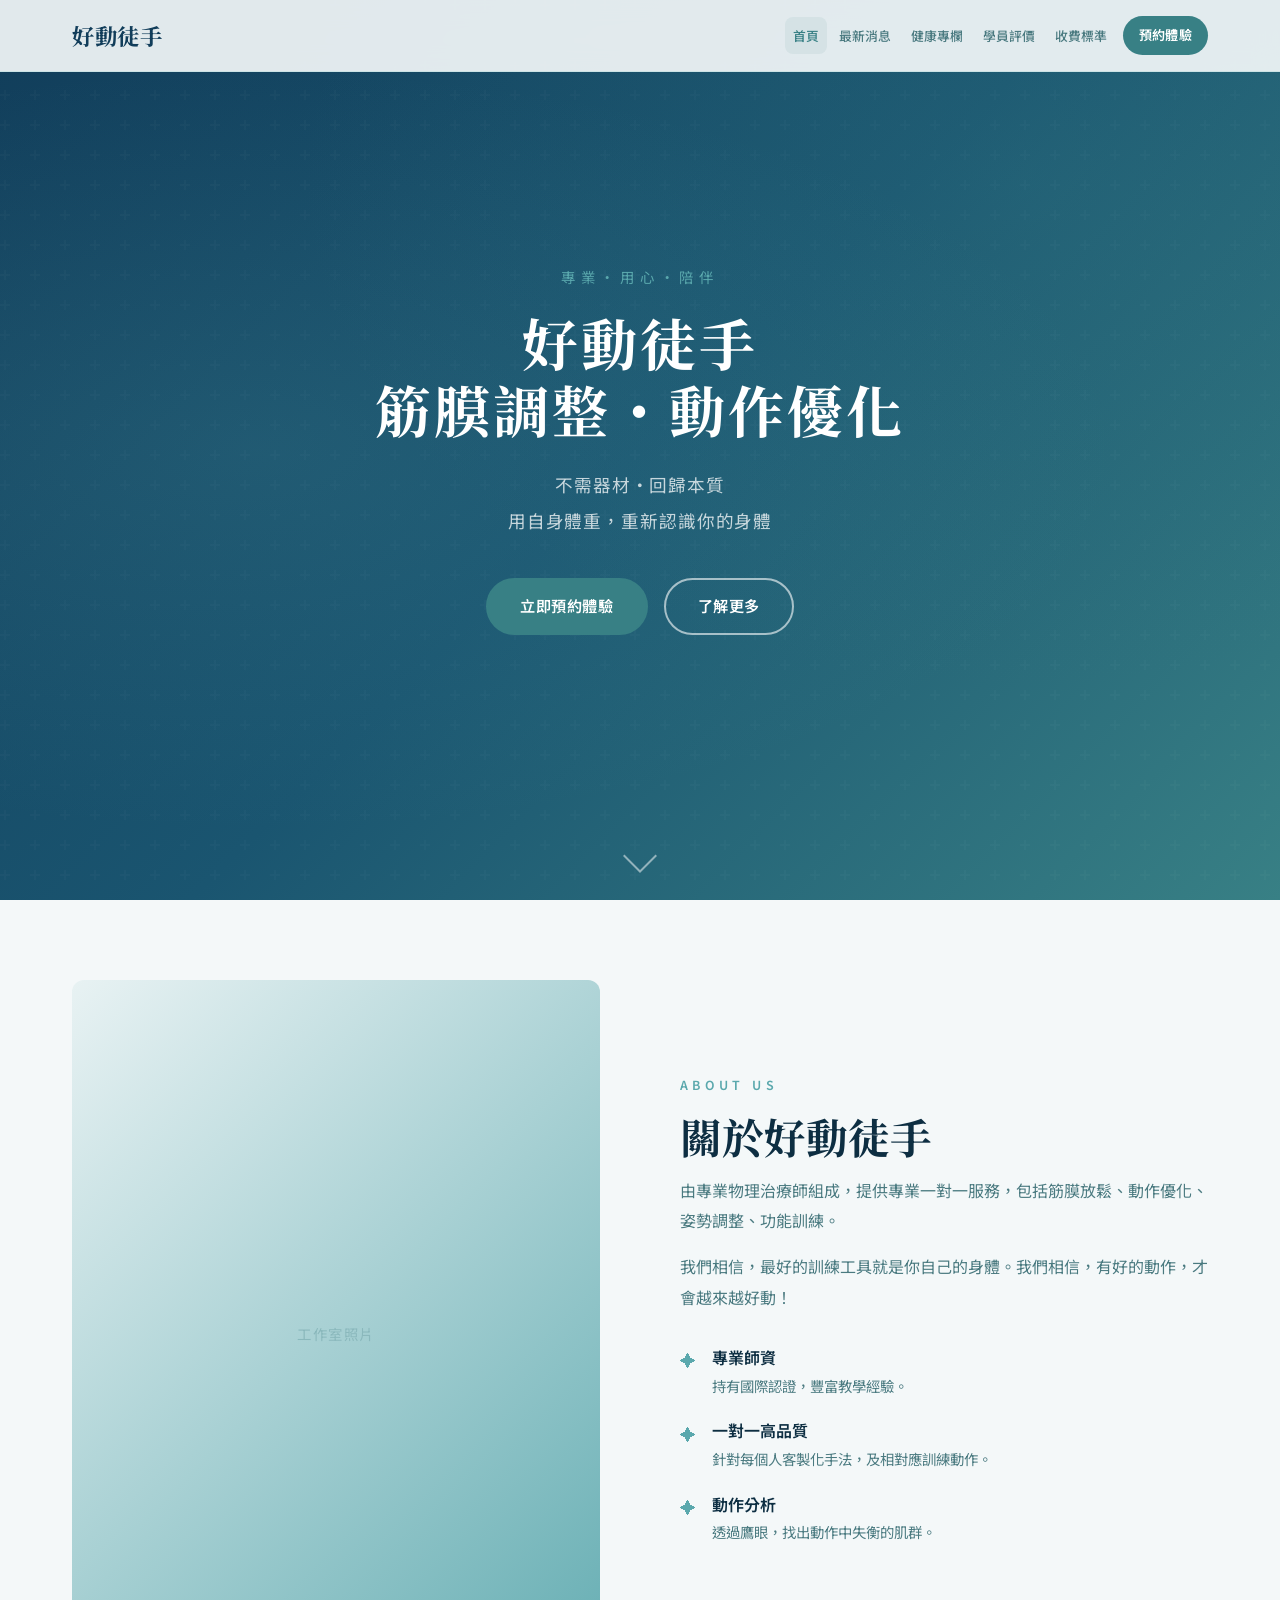
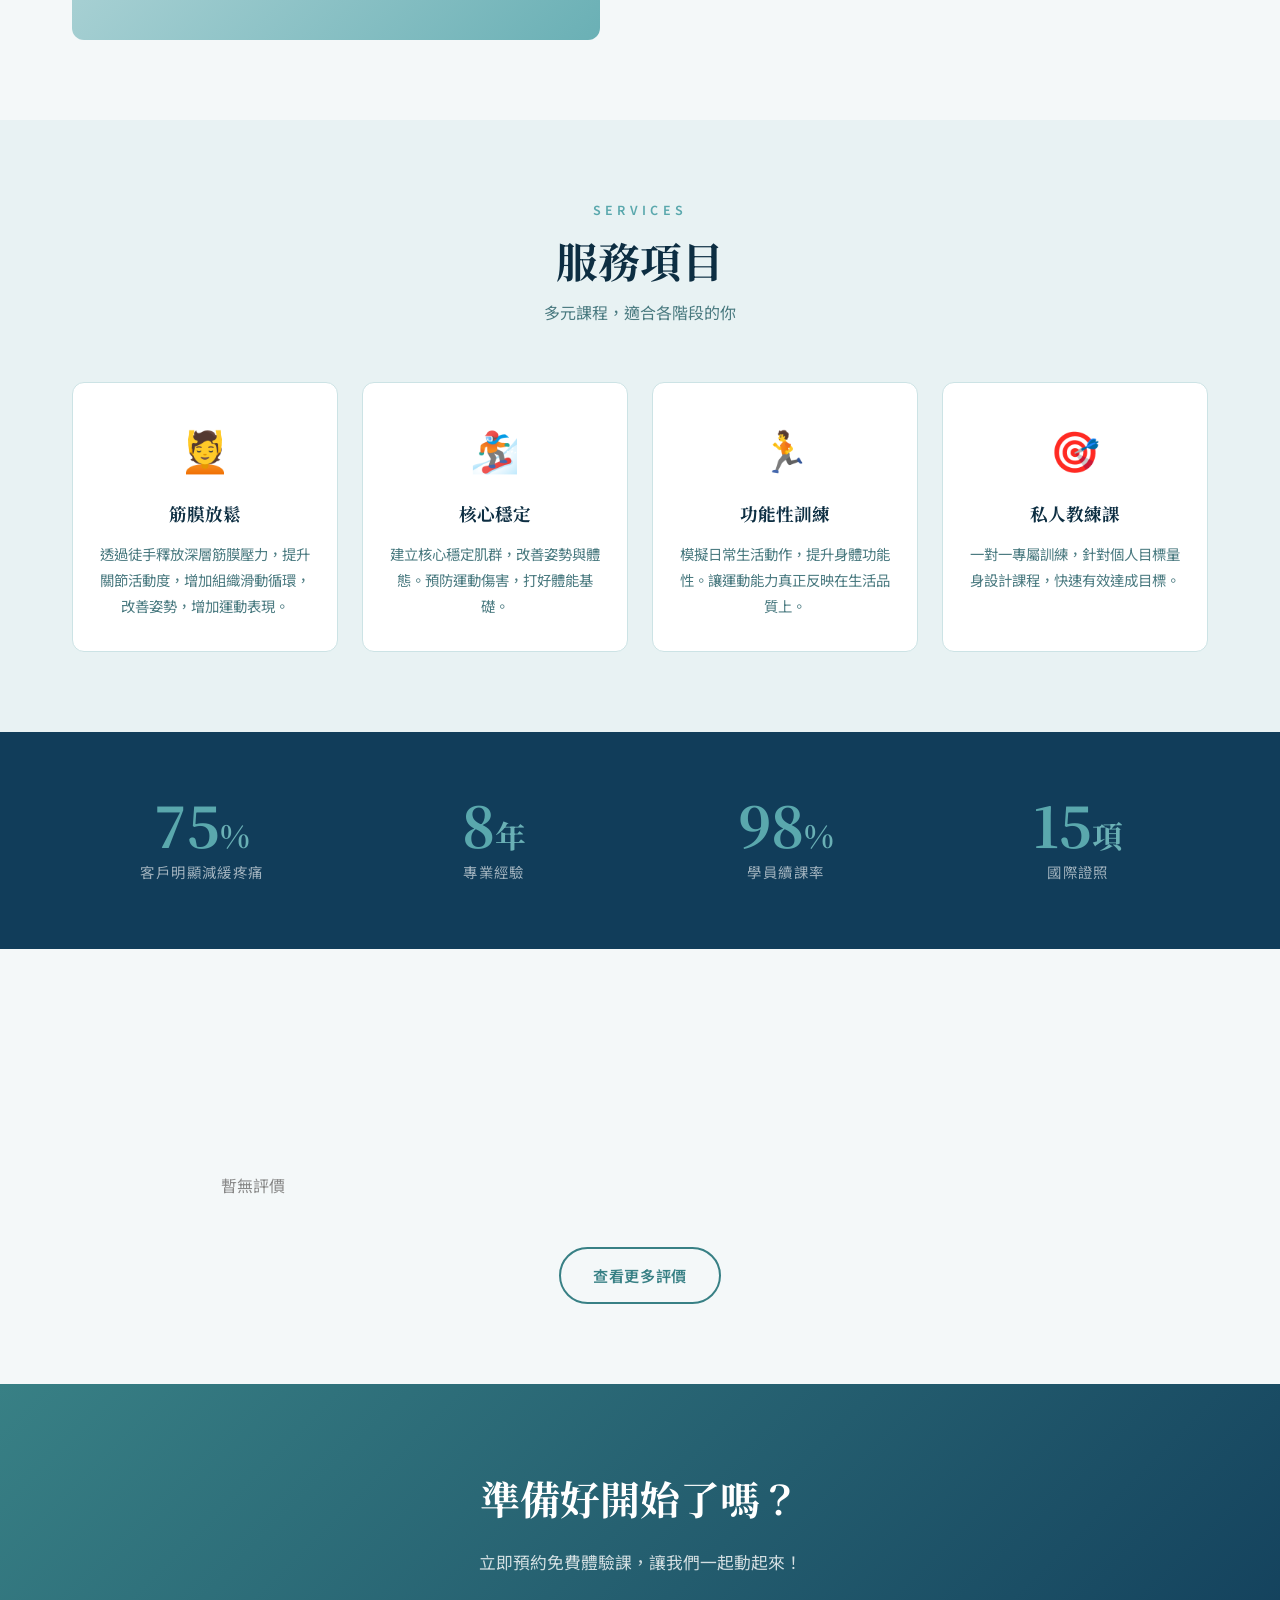
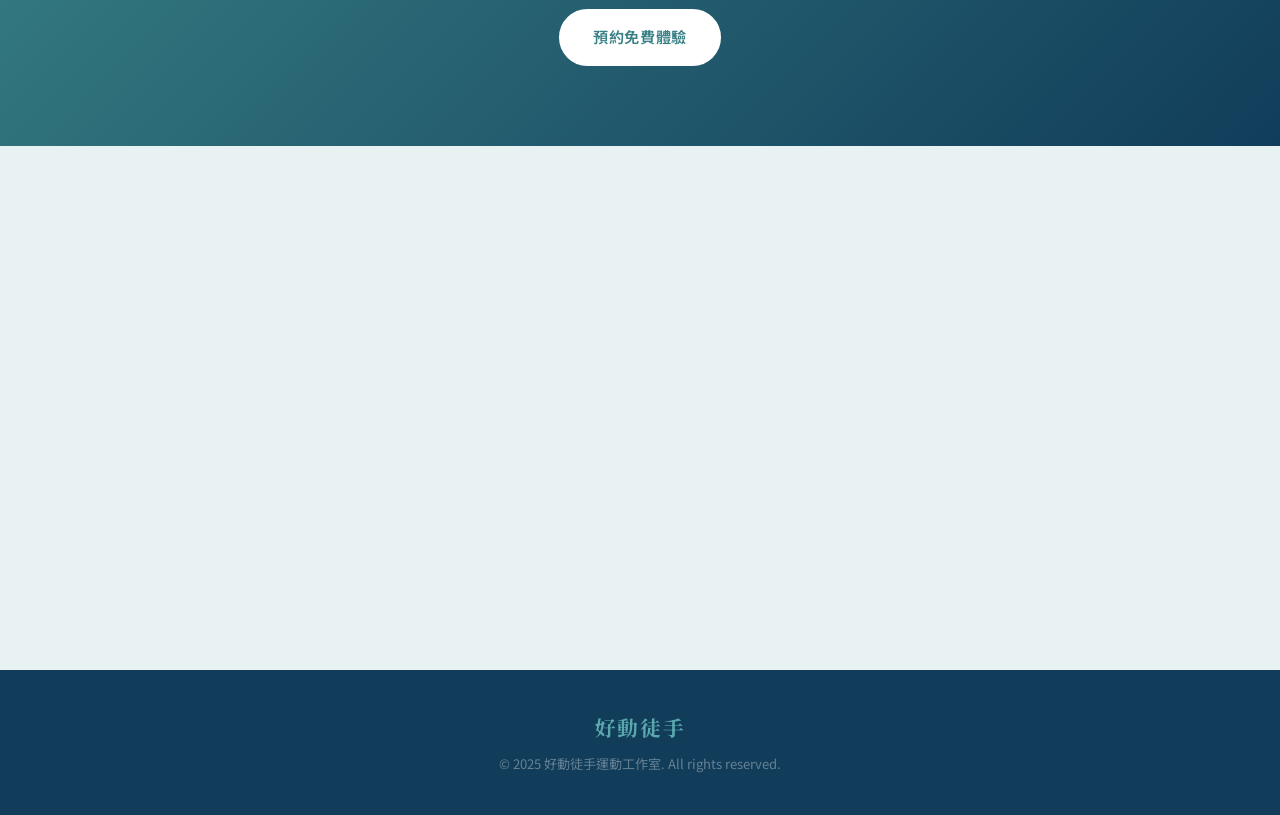
<file: index.html>
<!DOCTYPE html>
<html lang="zh-TW">
<head>
  <meta charset="UTF-8" />
  <meta name="viewport" content="width=device-width, initial-scale=1.0" />
  <title>好動徒手</title>
  <link rel="stylesheet" href="style.css" />
  <link href="https://fonts.googleapis.com/css2?family=Noto+Serif+TC:wght@400;500;700&family=Noto+Sans+TC:wght@300;400;500;700&display=swap" rel="stylesheet" />
</head>
<body>

  <!-- ===== NAVBAR ===== -->
  <nav class="navbar" id="navbar">
    <div class="nav-container">
      <a href="#home" class="nav-logo" onclick="showPage('home')">好動徒手</a>
      <div class="nav-menu" id="navMenu">
        <a href="#" class="nav-link active" onclick="showPage('home')">首頁</a>
        <a href="#" class="nav-link" onclick="showPage('news')">最新消息</a>
        <a href="#" class="nav-link" onclick="showPage('health')">健康專欄</a>
        <a href="#" class="nav-link" onclick="showPage('reviews')">學員評價</a>
        <a href="#" class="nav-link" onclick="showPage('pricing')">收費標準</a>
      </div>
      <a href="https://line.me/R/ti/p/@230omexn" target="_blank" class="btn-book">預約體驗</a>
      <button class="hamburger" id="hamburger" onclick="toggleMenu()">
        <span></span><span></span><span></span>
      </button>
    </div>
  </nav>

  <!-- ===== 首頁 ===== -->
  <div id="page-home" class="page active">

    <!-- Hero -->
    <section class="hero">
      <div class="hero-overlay"></div>
      <div class="hero-content">
        <p class="hero-subtitle fade-in">專業・用心・陪伴</p>
        <h1 class="hero-title fade-in">好動徒手<br>筋膜調整・動作優化</h1>
        <p class="hero-desc fade-in">不需器材・回歸本質<br>用自身體重，重新認識你的身體</p>
        <div class="hero-btns fade-in">
          <a href="https://line.me/R/ti/p/@230omexn" target="_blank" class="btn-primary">立即預約體驗</a>
          <a href="#about" class="btn-outline" onclick="scrollToSection('about')">了解更多</a>
        </div>
      </div>
      <div class="hero-scroll">
        <span></span>
      </div>
    </section>

    <!-- 關於工作室 -->
    <section class="about section" id="about">
      <div class="container">
        <div class="about-grid">
          <div class="about-img">
            <div class="img-placeholder">
              <span>工作室照片</span>
            </div>
          </div>
          <div class="about-text">
            <p class="section-tag">ABOUT US</p>
            <h2 class="section-title">關於好動徒手</h2>
            <p class="about-desc">由專業物理治療師組成，提供專業一對一服務，包括筋膜放鬆、動作優化、姿勢調整、功能訓練。</p>
            <p class="about-desc">我們相信，最好的訓練工具就是你自己的身體。我們相信，有好的動作，才會越來越好動！</p>
            <div class="about-features">
              <div class="feature-item">
                <div class="feature-icon">✦</div>
                <div>
                  <strong>專業師資</strong>
                  <p>持有國際認證，豐富教學經驗。</p>
                </div>
              </div>
              <div class="feature-item">
                <div class="feature-icon">✦</div>
                <div>
                  <strong>一對一高品質</strong>
                  <p>針對每個人客製化手法，及相對應訓練動作。</p>
                </div>
              </div>
              <div class="feature-item">
                <div class="feature-icon">✦</div>
                <div>
                  <strong>動作分析</strong>
                  <p>透過鷹眼，找出動作中失衡的肌群。</p>
                </div>
              </div>
            </div>
          </div>
        </div>
      </div>
    </section>

    <!-- 服務項目 -->
    <section class="services section">
      <div class="container">
        <div class="section-header">
          <p class="section-tag">SERVICES</p>
          <h2 class="section-title">服務項目</h2>
          <p class="section-sub">多元課程，適合各階段的你</p>
        </div>
        <div class="services-grid">
          <div class="service-card">
            <div class="service-icon">💆</div>
            <h3>筋膜放鬆</h3>
            <p>透過徒手釋放深層筋膜壓力，提升關節活動度，增加組織滑動循環，改善姿勢，增加運動表現。</p>
          </div>
          <div class="service-card">
            <div class="service-icon">🏂</div>
            <h3>核心穩定</h3>
            <p>建立核心穩定肌群，改善姿勢與體態。預防運動傷害，打好體能基礎。</p>
          </div>
          <div class="service-card">
            <div class="service-icon">🏃</div>
            <h3>功能性訓練</h3>
            <p>模擬日常生活動作，提升身體功能性。讓運動能力真正反映在生活品質上。</p>
          </div>
          <div class="service-card">
            <div class="service-icon">🎯</div>
            <h3>私人教練課</h3>
            <p>一對一專屬訓練，針對個人目標量身設計課程，快速有效達成目標。</p>
          </div>
        </div>
      </div>
    </section>

    <!-- 數字亮點 -->
    <section class="stats">
      <div class="container">
        <div class="stats-grid">
          <div class="stat-item">
            <div class="stat-num">75<span>%</span></div>
            <div class="stat-label">客戶明顯減緩疼痛</div>
          </div>
          <div class="stat-item">
            <div class="stat-num">8<span>年</span></div>
            <div class="stat-label">專業經驗</div>
          </div>
          <div class="stat-item">
            <div class="stat-num">98<span>%</span></div>
            <div class="stat-label">學員續課率</div>
          </div>
          <div class="stat-item">
            <div class="stat-num">15<span>項</span></div>
            <div class="stat-label">國際證照</div>
          </div>
        </div>
      </div>
    </section>

    <!-- 學員評價（首頁預覽） -->
    <section class="reviews-preview section">
      <div class="container">
        <div class="section-header">
          <p class="section-tag">TESTIMONIALS</p>
          <h2 class="section-title">學員怎麼說</h2>
        </div>
        <div class="reviews-grid" id="home-reviews-grid">
          <div class="loading">載入中...</div>
        </div>
        <div class="section-cta">
          <a href="#" class="btn-outline-dark" onclick="showPage('reviews')">查看更多評價</a>
        </div>
      </div>
    </section>

    <!-- CTA Banner -->
    <section class="cta-banner">
      <div class="container">
        <h2>準備好開始了嗎？</h2>
        <p>立即預約免費體驗課，讓我們一起動起來！</p>
        <a href="https://line.me/R/ti/p/@230omexn" target="_blank" class="btn-primary">預約免費體驗</a>
      </div>
    </section>

    <!-- 聯絡資訊 -->
    <section class="contact section">
      <div class="container">
        <div class="section-header">
          <p class="section-tag">CONTACT</p>
          <h2 class="section-title">聯絡我們</h2>
        </div>
        <div class="contact-grid">
          <div class="contact-item">
            <div class="contact-icon">📍</div>
            <h4>地址</h4>
            <p>新北市八里區商港六路53號</p>
          </div>
          <div class="contact-item">
            <div class="contact-icon">📞</div>
            <h4>電話</h4>
            <p>0974-221-121</p>
          </div>
          <div class="contact-item">
            <div class="contact-icon">🕐</div>
            <h4>營業時間</h4>
            <p>週一至週日 10:00–21:00<br>週三公休</p>
          </div>
          <div class="contact-item">
            <div class="contact-icon">💬</div>
            <h4>LINE 官方帳號</h4>
            <p><a href="https://line.me/R/ti/p/@230omexn" target="_blank">@230omexn</a></p>
          </div>
        </div>
      </div>
    </section>

    <!-- Footer -->
    <footer class="footer">
      <div class="container">
        <p class="footer-logo">好動徒手</p>
        <p class="footer-copy">© 2025 好動徒手運動工作室. All rights reserved.</p>
      </div>
    </footer>

  </div><!-- end page-home -->

  <!-- ===== 最新消息 ===== -->
  <div id="page-news" class="page">
    <div class="page-hero">
      <h1>最新消息</h1>
      <p>課程更新・活動資訊・工作室動態</p>
    </div>
    <section class="section">
      <div class="container">
        <div class="news-grid" id="news-grid">
          <article class="news-card">
            <div class="news-date">2025 / 06 / 01</div>
            <div class="news-tag">活動</div>
            <h3>【暑期特惠】體驗課買一送一</h3>
            <p>六月份推出暑期特惠活動，邀請朋友一起來體驗，買一堂體驗課即贈送一堂給您的好友！</p>
            <a href="#" class="news-more">閱讀更多 →</a>
          </article>
          <article class="news-card">
            <div class="news-date">2025 / 05 / 15</div>
            <div class="news-tag">課程</div>
            <h3>新課程上線｜柔韌度專項訓練班</h3>
            <p>全新柔韌度訓練課程正式開課！適合想改善柔軟度、緩解肌肉緊繃的學員，名額有限，歡迎報名。</p>
            <a href="#" class="news-more">閱讀更多 →</a>
          </article>
          <article class="news-card">
            <div class="news-date">2025 / 04 / 28</div>
            <div class="news-tag">公告</div>
            <h3>五一連假課表調整公告</h3>
            <p>五月一日勞動節工作室休館一天，其餘假日照常上課，造成不便敬請見諒。</p>
            <a href="#" class="news-more">閱讀更多 →</a>
          </article>
          <article class="news-card">
            <div class="news-date">2025 / 04 / 10</div>
            <div class="news-tag">活動</div>
            <h3>好動徒手一週年感謝祭</h3>
            <p>感謝所有學員一年來的支持！一週年慶推出限時優惠，老學員課程8折，新學員體驗課免費。</p>
            <a href="#" class="news-more">閱讀更多 →</a>
          </article>
          <article class="news-card">
            <div class="news-date">2025 / 03 / 20</div>
            <div class="news-tag">課程</div>
            <h3>親子徒手體能課程開始招生</h3>
            <p>專為國小生設計的親子徒手課程開始招生！讓孩子從小養成運動習慣，培養良好體能。</p>
            <a href="#" class="news-more">閱讀更多 →</a>
          </article>
          <article class="news-card">
            <div class="news-date">2025 / 03 / 01</div>
            <div class="news-tag">公告</div>
            <h3>新場地啟用通知</h3>
            <p>好動徒手正式遷入全新場地！空間更寬敞、設備更完善，歡迎新舊學員蒞臨參觀。</p>
            <a href="#" class="news-more">閱讀更多 →</a>
          </article>
        </div>
      </div>
    </section>
    <footer class="footer">
      <div class="container">
        <p class="footer-logo">好動徒手</p>
        <p class="footer-copy">© 2025 好動徒手運動工作室. All rights reserved.</p>
      </div>
    </footer>
  </div>

  <!-- ===== 健康專欄 ===== -->
  <div id="page-health" class="page">
    <div class="page-hero">
      <h1>健康專欄</h1>
      <p>運動知識・健康生活・專業建議</p>
    </div>
    <section class="section">
      <div class="container">
        <!-- 精選文章（動態載入） -->
        <div class="health-featured" id="health-featured">
          <div class="loading">載入中...</div>
        </div>
        <!-- 文章列表（動態載入） -->
        <div class="health-grid" id="health-grid">
        </div>
      </div>
    </section>
    <footer class="footer">
      <div class="container">
        <p class="footer-logo">好動徒手</p>
        <p class="footer-copy">© 2025 好動徒手運動工作室. All rights reserved.</p>
      </div>
    </footer>
  </div>

  <!-- ===== 學員評價 ===== -->
  <div id="page-reviews" class="page">
    <div class="page-hero">
      <h1>學員評價</h1>
      <p>真實學員的親身體驗與見證</p>
    </div>
    <section class="section">
      <div class="container">
        <div class="reviews-summary">
          <div class="rating-big">5.0</div>
          <div class="rating-stars-big">★★★★★</div>
          <div class="rating-count">超過 500 位學員的好評</div>
        </div>
        <div class="reviews-full-grid" id="reviews-grid">
          <div class="loading">載入中...</div>
        </div>
        <div class="section-cta">
          <p style="margin-bottom:1rem;color:#7a6552;">想成為下一個見證者嗎？</p>
          <a href="https://line.me/R/ti/p/@230omexn" target="_blank" class="btn-primary">立即預約體驗課</a>
        </div>
      </div>
    </section>
    <footer class="footer">
      <div class="container">
        <p class="footer-logo">好動徒手</p>
        <p class="footer-copy">© 2025 好動徒手運動工作室. All rights reserved.</p>
      </div>
    </footer>
  </div>

  <!-- ===== 收費標準 ===== -->
  <div id="page-pricing" class="page">
    <div class="page-hero">
      <h1>收費標準</h1>
      <p>透明定價・彈性選擇・適合各種需求</p>
    </div>
    <section class="section">
      <div class="container">
        <div class="pricing-intro">
          <p>所有方案皆包含完整課程內容，歡迎先預約免費體驗課，找到最適合你的方案。</p>
        </div>
        <div class="pricing-grid" id="pricing-grid">
          <div class="loading">載入中...</div>
        </div>
        <div class="pricing-note">
          <h4>本人同意以下內容後才進行預約</h4>
          <ul>
            <li>好動徒手館提供之服務內容為徒手保健與運動調整，屬非醫療行為，亦不提供疾病診斷或治療</li>
            <li>若過去有受傷、疾病或特殊身體狀況，請事先告知並提供相關醫療資訊</li>
            <li>為提供服務與預約聯繫，將於合理範圍內使用您提供之個人資料</li>
            <li>請於預約時間前10分鐘到場準備，遲到15分鐘以上視為缺席</li>
          </ul>
        </div>
      </div>
    </section>
    <section class="cta-banner">
      <div class="container">
        <h2>還有問題嗎？</h2>
        <p>歡迎透過 LINE 聯繫我們，我們會盡快回覆您！</p>
        <a href="https://line.me/R/ti/p/@230omexn" target="_blank" class="btn-primary">LINE 聯繫我們</a>
      </div>
    </section>
    <footer class="footer">
      <div class="container">
        <p class="footer-logo">好動徒手</p>
        <p class="footer-copy">© 2025 好動徒手運動工作室. All rights reserved.</p>
      </div>
    </footer>
  </div>

  <script src="script.js"></script>
</body>
</html>
</file>
<file: style.css>
/* ===================================================
   好動徒手運動工作室 - 主要樣式
   色彩系統：深海藍綠
   =================================================== */

/* ----- CSS 變數 ----- */
:root {
  --primary:     #388085;
  --primary-dk:  #113d5a;
  --primary-lt:  #6ab0b5;
  --accent:      #5aa8ad;
  --bg-cream:    #f4f8f9;
  --bg-warm:     #e8f2f3;
  --bg-dark:     #113d5a;
  --text-dark:   #0d2e42;
  --text-mid:    #4a7a80;
  --text-light:  #8ab8bc;
  --white:       #FFFFFF;
  --border:      #cce3e5;

  --font-serif:  'Noto Serif TC', serif;
  --font-sans:   'Noto Sans TC', sans-serif;
  --radius:      12px;
  --shadow:      0 4px 24px rgba(17,61,90,0.12);
  --shadow-hover:0 8px 40px rgba(17,61,90,0.22);
  --transition:  0.3s ease;
  --nav-h:       72px;
}

/* ----- Reset & Base ----- */
*, *::before, *::after { box-sizing: border-box; margin: 0; padding: 0; }
html { scroll-behavior: smooth; font-size: 16px; }
body {
  font-family: var(--font-sans);
  color: var(--text-dark);
  background: var(--bg-cream);
  line-height: 1.7;
  overflow-x: hidden;
}
a { color: inherit; text-decoration: none; }
img { max-width: 100%; display: block; }
ul { list-style: none; }

/* ----- 頁面切換 ----- */
.page { display: none; }
.page.active { display: block; }

/* ===================================================
   NAVBAR
   =================================================== */
.navbar {
  position: fixed;
  top: 0; left: 0; right: 0;
  z-index: 1000;
  height: var(--nav-h);
  background: rgba(244,248,249,0.92);
  backdrop-filter: blur(12px);
  -webkit-backdrop-filter: blur(12px);
  border-bottom: 1px solid var(--border);
  transition: box-shadow var(--transition);
}
.navbar.scrolled { box-shadow: 0 2px 20px rgba(17,61,90,0.15); }

.nav-container {
  max-width: 1200px;
  margin: 0 auto;
  padding: 0 2rem;
  height: 100%;
  display: flex;
  align-items: center;
  gap: 2rem;
}

.nav-logo {
  font-family: var(--font-serif);
  font-size: 1.4rem;
  font-weight: 700;
  color: var(--primary-dk);
  letter-spacing: 0.03em;
  margin-right: auto;
  white-space: nowrap;
}

.nav-menu {
  display: flex;
  align-items: center;
  gap: 0.25rem;
}

.nav-link {
  font-size: 0.92rem;
  font-weight: 500;
  color: var(--text-mid);
  padding: 0.5rem 0.85rem;
  border-radius: 8px;
  transition: color var(--transition), background var(--transition);
  white-space: nowrap;
  cursor: pointer;
}

.nav-link:hover,
.nav-link.active {
  color: var(--primary);
  background: rgba(56,128,133,0.08);
}

.btn-book {
  display: inline-flex;
  align-items: center;
  padding: 0.55rem 1.3rem;
  background: var(--primary);
  color: var(--white);
  border-radius: 50px;
  font-size: 0.88rem;
  font-weight: 600;
  letter-spacing: 0.04em;
  white-space: nowrap;
  transition: background var(--transition), transform var(--transition), box-shadow var(--transition);
}
.btn-book:hover {
  background: var(--primary-dk);
  transform: translateY(-1px);
  box-shadow: 0 4px 16px rgba(17,61,90,0.35);
}

.hamburger {
  display: none;
  flex-direction: column;
  gap: 5px;
  background: none;
  border: none;
  cursor: pointer;
  padding: 4px;
}
.hamburger span {
  display: block;
  width: 24px;
  height: 2px;
  background: var(--primary);
  border-radius: 2px;
  transition: all var(--transition);
}
.hamburger.open span:nth-child(1) { transform: translateY(7px) rotate(45deg); }
.hamburger.open span:nth-child(2) { opacity: 0; }
.hamburger.open span:nth-child(3) { transform: translateY(-7px) rotate(-45deg); }

/* ===================================================
   HERO
   =================================================== */
.hero {
  position: relative;
  min-height: 100vh;
  display: flex;
  align-items: center;
  justify-content: center;
  background: linear-gradient(135deg, #113d5a 0%, #1a5570 50%, #388085 100%);
  overflow: hidden;
}

.hero::before {
  content: '';
  position: absolute;
  inset: 0;
  background:
    radial-gradient(ellipse at 20% 50%, rgba(90,168,173,0.15) 0%, transparent 60%),
    radial-gradient(ellipse at 80% 20%, rgba(56,128,133,0.2) 0%, transparent 50%);
}

.hero-overlay {
  position: absolute;
  inset: 0;
  background: url("data:image/svg+xml,%3Csvg width='60' height='60' viewBox='0 0 60 60' xmlns='http://www.w3.org/2000/svg'%3E%3Cg fill='none' fill-rule='evenodd'%3E%3Cg fill='%23ffffff' fill-opacity='0.02'%3E%3Cpath d='M36 34v-4h-2v4h-4v2h4v4h2v-4h4v-2h-4zm0-30V0h-2v4h-4v2h4v4h2V6h4V4h-4zM6 34v-4H4v4H0v2h4v4h2v-4h4v-2H6zM6 4V0H4v4H0v2h4v4h2V6h4V4H6z'/%3E%3C/g%3E%3C/g%3E%3C/svg%3E");
}

.hero-content {
  position: relative;
  z-index: 2;
  text-align: center;
  padding: 0 1.5rem;
  max-width: 700px;
}

.hero-subtitle {
  font-size: 0.9rem;
  font-weight: 400;
  letter-spacing: 0.4em;
  color: var(--accent);
  margin-bottom: 1.2rem;
  text-transform: uppercase;
}

.hero-title {
  font-family: var(--font-serif);
  font-size: clamp(2rem, 5vw, 3.5rem);
  font-weight: 700;
  color: var(--white);
  line-height: 1.2;
  margin-bottom: 1.5rem;
  letter-spacing: 0.05em;
}

.hero-desc {
  font-size: 1.1rem;
  color: rgba(255,255,255,0.75);
  margin-bottom: 2.5rem;
  line-height: 2;
  letter-spacing: 0.05em;
}

.hero-btns {
  display: flex;
  gap: 1rem;
  justify-content: center;
  flex-wrap: wrap;
}

.hero-scroll {
  position: absolute;
  bottom: 2rem;
  left: 50%;
  transform: translateX(-50%);
  z-index: 2;
}
.hero-scroll span {
  display: block;
  width: 24px;
  height: 24px;
  border-right: 2px solid rgba(255,255,255,0.5);
  border-bottom: 2px solid rgba(255,255,255,0.5);
  transform: rotate(45deg);
  animation: scrollArrow 1.5s ease infinite;
}
@keyframes scrollArrow {
  0%   { opacity: 0; transform: rotate(45deg) translate(-4px,-4px); }
  50%  { opacity: 1; }
  100% { opacity: 0; transform: rotate(45deg) translate(4px,4px); }
}

/* ===================================================
   BUTTONS
   =================================================== */
.btn-primary {
  display: inline-flex;
  align-items: center;
  justify-content: center;
  padding: 0.85rem 2rem;
  background: var(--primary);
  color: var(--white);
  border-radius: 50px;
  font-weight: 600;
  font-size: 0.95rem;
  letter-spacing: 0.04em;
  transition: background var(--transition), transform var(--transition), box-shadow var(--transition);
  cursor: pointer;
  border: 2px solid var(--primary);
}
.btn-primary:hover {
  background: var(--primary-dk);
  border-color: var(--primary-dk);
  transform: translateY(-2px);
  box-shadow: 0 6px 24px rgba(17,61,90,0.4);
}

.btn-outline {
  display: inline-flex;
  align-items: center;
  justify-content: center;
  padding: 0.85rem 2rem;
  background: transparent;
  color: var(--white);
  border: 2px solid rgba(255,255,255,0.6);
  border-radius: 50px;
  font-weight: 600;
  font-size: 0.95rem;
  letter-spacing: 0.04em;
  transition: all var(--transition);
  cursor: pointer;
}
.btn-outline:hover {
  background: rgba(255,255,255,0.15);
  border-color: var(--white);
}

.btn-outline-dark {
  display: inline-flex;
  align-items: center;
  justify-content: center;
  padding: 0.85rem 2rem;
  background: transparent;
  color: var(--primary);
  border: 2px solid var(--primary);
  border-radius: 50px;
  font-weight: 600;
  font-size: 0.95rem;
  letter-spacing: 0.04em;
  transition: all var(--transition);
  cursor: pointer;
}
.btn-outline-dark:hover {
  background: var(--primary);
  color: var(--white);
  transform: translateY(-2px);
}

/* ===================================================
   SECTIONS 共用
   =================================================== */
.section { padding: 5rem 0; }
.container { max-width: 1200px; margin: 0 auto; padding: 0 2rem; }

.section-header {
  text-align: center;
  margin-bottom: 3.5rem;
}

.section-tag {
  font-size: 0.78rem;
  font-weight: 600;
  letter-spacing: 0.35em;
  color: var(--accent);
  text-transform: uppercase;
  margin-bottom: 0.75rem;
}

.section-title {
  font-family: var(--font-serif);
  font-size: clamp(1.8rem, 4vw, 2.6rem);
  font-weight: 700;
  color: var(--text-dark);
  line-height: 1.3;
  margin-bottom: 0.75rem;
}

.section-sub {
  color: var(--text-mid);
  font-size: 1rem;
}

.section-cta {
  text-align: center;
  margin-top: 3rem;
}

/* ===================================================
   ABOUT
   =================================================== */
.about { background: var(--bg-cream); }

.about-grid {
  display: grid;
  grid-template-columns: 1fr 1fr;
  gap: 5rem;
  align-items: center;
}

.about-img { position: relative; }

.img-placeholder {
  background: linear-gradient(135deg, var(--bg-warm), var(--primary-lt));
  border-radius: var(--radius);
  display: flex;
  align-items: center;
  justify-content: center;
  aspect-ratio: 4/5;
  color: var(--text-light);
  font-size: 0.9rem;
  letter-spacing: 0.1em;
  position: relative;
  overflow: hidden;
}
.img-placeholder::after {
  content: '';
  position: absolute;
  top: 50%;
  left: 50%;
  transform: translate(-50%,-60%);
  font-size: 3rem;
  opacity: 0.4;
}
.img-placeholder span { position: relative; z-index: 1; margin-top: 3rem; }
.img-placeholder.tall { aspect-ratio: 16/9; }
.img-placeholder.small { aspect-ratio: 16/9; }

.about-text .section-tag { text-align: left; }
.about-text .section-title { text-align: left; }

.about-desc {
  color: var(--text-mid);
  margin-bottom: 1rem;
  font-size: 1rem;
  line-height: 1.9;
}

.about-features { margin-top: 2rem; display: flex; flex-direction: column; gap: 1.2rem; }

.feature-item {
  display: flex;
  align-items: flex-start;
  gap: 1rem;
}
.feature-icon {
  color: var(--accent);
  font-size: 1rem;
  margin-top: 0.2rem;
  flex-shrink: 0;
}
.feature-item strong { display: block; color: var(--text-dark); font-weight: 600; margin-bottom: 0.15rem; }
.feature-item p { color: var(--text-mid); font-size: 0.9rem; margin: 0; }

/* ===================================================
   SERVICES
   =================================================== */
.services { background: var(--bg-warm); }

.services-grid {
  display: grid;
  grid-template-columns: repeat(4, 1fr);
  gap: 1.5rem;
}

.service-card {
  background: var(--white);
  border-radius: var(--radius);
  padding: 2rem 1.5rem;
  text-align: center;
  border: 1px solid var(--border);
  transition: transform var(--transition), box-shadow var(--transition);
}
.service-card:hover {
  transform: translateY(-6px);
  box-shadow: var(--shadow-hover);
}
.service-icon {
  font-size: 2.5rem;
  margin-bottom: 1rem;
}
.service-card h3 {
  font-family: var(--font-serif);
  font-size: 1.1rem;
  font-weight: 700;
  color: var(--text-dark);
  margin-bottom: 0.75rem;
}
.service-card p {
  color: var(--text-mid);
  font-size: 0.9rem;
  line-height: 1.8;
}

/* ===================================================
   STATS
   =================================================== */
.stats {
  background: var(--bg-dark);
  padding: 4rem 0;
}

.stats-grid {
  display: grid;
  grid-template-columns: repeat(4, 1fr);
  gap: 2rem;
  text-align: center;
}

.stat-num {
  font-family: var(--font-serif);
  font-size: clamp(2.5rem, 5vw, 3.5rem);
  font-weight: 700;
  color: var(--accent);
  line-height: 1;
  margin-bottom: 0.5rem;
}
.stat-num span { font-size: 0.55em; color: var(--primary-lt); }
.stat-label {
  color: rgba(255,255,255,0.6);
  font-size: 0.9rem;
  letter-spacing: 0.1em;
}

/* ===================================================
   REVIEWS PREVIEW
   =================================================== */
.reviews-preview { background: var(--bg-cream); }

.reviews-grid {
  display: grid;
  grid-template-columns: repeat(3, 1fr);
  gap: 1.5rem;
}

.review-card {
  background: var(--white);
  border-radius: var(--radius);
  padding: 2rem;
  border: 1px solid var(--border);
  transition: transform var(--transition), box-shadow var(--transition);
}
.review-card:hover {
  transform: translateY(-4px);
  box-shadow: var(--shadow);
}

.review-stars {
  color: var(--accent);
  font-size: 1rem;
  letter-spacing: 0.1em;
  margin-bottom: 1rem;
}

.review-text {
  color: var(--text-mid);
  font-size: 0.92rem;
  line-height: 1.9;
  margin-bottom: 1.5rem;
  font-style: italic;
}

.review-author {
  display: flex;
  align-items: center;
  gap: 0.85rem;
}
.author-avatar {
  width: 42px;
  height: 42px;
  border-radius: 50%;
  background: linear-gradient(135deg, var(--primary), var(--accent));
  display: flex;
  align-items: center;
  justify-content: center;
  color: var(--white);
  font-weight: 700;
  font-size: 1rem;
  flex-shrink: 0;
}
.review-author strong { display: block; font-size: 0.9rem; color: var(--text-dark); }
.review-author span { font-size: 0.8rem; color: var(--text-light); }

/* ===================================================
   CTA BANNER
   =================================================== */
.cta-banner {
  background: linear-gradient(135deg, var(--primary) 0%, var(--primary-dk) 100%);
  padding: 5rem 0;
  text-align: center;
}
.cta-banner h2 {
  font-family: var(--font-serif);
  font-size: clamp(1.8rem, 4vw, 2.5rem);
  color: var(--white);
  margin-bottom: 1rem;
}
.cta-banner p {
  color: rgba(255,255,255,0.8);
  font-size: 1.05rem;
  margin-bottom: 2rem;
}
.cta-banner .btn-primary {
  background: var(--white);
  color: var(--primary);
  border-color: var(--white);
}
.cta-banner .btn-primary:hover {
  background: var(--bg-cream);
  border-color: var(--bg-cream);
  color: var(--primary-dk);
}

/* ===================================================
   CONTACT
   =================================================== */
.contact { background: var(--bg-warm); }

.contact-grid {
  display: grid;
  grid-template-columns: repeat(4, 1fr);
  gap: 1.5rem;
}

.contact-item {
  background: var(--white);
  border-radius: var(--radius);
  padding: 2rem 1.5rem;
  text-align: center;
  border: 1px solid var(--border);
}
.contact-icon { font-size: 2rem; margin-bottom: 1rem; }
.contact-item h4 {
  font-weight: 700;
  color: var(--text-dark);
  margin-bottom: 0.5rem;
  font-size: 1rem;
}
.contact-item p { color: var(--text-mid); font-size: 0.9rem; line-height: 1.7; }
.contact-item a { color: var(--primary); font-weight: 600; }
.contact-item a:hover { text-decoration: underline; }

/* ===================================================
   FOOTER
   =================================================== */
.footer {
  background: var(--bg-dark);
  padding: 2.5rem 0;
  text-align: center;
}
.footer-logo {
  font-family: var(--font-serif);
  font-size: 1.3rem;
  font-weight: 700;
  color: var(--accent);
  margin-bottom: 0.5rem;
  letter-spacing: 0.08em;
}
.footer-copy { color: rgba(255,255,255,0.35); font-size: 0.82rem; }

/* ===================================================
   PAGE HERO
   =================================================== */
.page-hero {
  padding: calc(var(--nav-h) + 4rem) 2rem 4rem;
  text-align: center;
  background: linear-gradient(135deg, #113d5a 0%, #1a5570 100%);
}
.page-hero h1 {
  font-family: var(--font-serif);
  font-size: clamp(2rem, 5vw, 3rem);
  color: var(--white);
  margin-bottom: 0.75rem;
  letter-spacing: 0.05em;
}
.page-hero p {
  color: rgba(255,255,255,0.65);
  font-size: 1rem;
  letter-spacing: 0.1em;
}

/* ===================================================
   NEWS PAGE
   =================================================== */
.news-grid {
  display: grid;
  grid-template-columns: repeat(3, 1fr);
  gap: 1.5rem;
}

.news-card {
  background: var(--white);
  border-radius: var(--radius);
  padding: 1.8rem;
  border: 1px solid var(--border);
  transition: transform var(--transition), box-shadow var(--transition);
}
.news-card:hover {
  transform: translateY(-4px);
  box-shadow: var(--shadow);
}
.news-date {
  font-size: 0.8rem;
  color: var(--text-light);
  letter-spacing: 0.05em;
  margin-bottom: 0.5rem;
}
.news-tag {
  display: inline-block;
  padding: 0.2rem 0.75rem;
  background: rgba(56,128,133,0.1);
  color: var(--primary);
  border-radius: 50px;
  font-size: 0.75rem;
  font-weight: 600;
  letter-spacing: 0.05em;
  margin-bottom: 0.75rem;
}
.news-card h3 {
  font-family: var(--font-serif);
  font-size: 1.05rem;
  font-weight: 700;
  color: var(--text-dark);
  margin-bottom: 0.75rem;
  line-height: 1.5;
}
.news-card p { color: var(--text-mid); font-size: 0.88rem; line-height: 1.8; margin-bottom: 1rem; }
.news-more {
  color: var(--primary);
  font-size: 0.85rem;
  font-weight: 600;
  transition: color var(--transition);
}
.news-more:hover { color: var(--primary-dk); }

/* ===================================================
   HEALTH PAGE
   =================================================== */
.health-featured {
  display: grid;
  grid-template-columns: 1fr 1fr;
  gap: 3rem;
  align-items: center;
  background: var(--white);
  border-radius: var(--radius);
  padding: 2.5rem;
  border: 1px solid var(--border);
  margin-bottom: 3rem;
}
.health-featured h2 {
  font-family: var(--font-serif);
  font-size: 1.5rem;
  font-weight: 700;
  color: var(--text-dark);
  margin: 0.75rem 0 1rem;
  line-height: 1.5;
}
.health-featured p { color: var(--text-mid); font-size: 0.95rem; line-height: 1.9; }

.health-grid {
  display: grid;
  grid-template-columns: repeat(3, 1fr);
  gap: 1.5rem;
}

.health-card {
  background: var(--white);
  border-radius: var(--radius);
  border: 1px solid var(--border);
  overflow: hidden;
  transition: transform var(--transition), box-shadow var(--transition);
}
.health-card:hover {
  transform: translateY(-4px);
  box-shadow: var(--shadow);
}
.health-card-img .img-placeholder {
  border-radius: 0;
  aspect-ratio: 16/9;
}
.health-card-body { padding: 1.25rem; }
.health-card-body h3 {
  font-family: var(--font-serif);
  font-size: 0.98rem;
  font-weight: 700;
  color: var(--text-dark);
  margin: 0.5rem 0 0.6rem;
  line-height: 1.5;
}
.health-card-body p { color: var(--text-mid); font-size: 0.85rem; line-height: 1.75; margin-bottom: 0.75rem; }

/* ===================================================
   REVIEWS FULL PAGE
   =================================================== */
.reviews-summary {
  text-align: center;
  padding: 2rem;
  margin-bottom: 3rem;
}
.rating-big {
  font-family: var(--font-serif);
  font-size: 4rem;
  font-weight: 700;
  color: var(--primary);
  line-height: 1;
  margin-bottom: 0.5rem;
}
.rating-stars-big {
  color: var(--accent);
  font-size: 1.5rem;
  letter-spacing: 0.15em;
  margin-bottom: 0.5rem;
}
.rating-count { color: var(--text-mid); font-size: 0.9rem; }

.reviews-full-grid {
  display: grid;
  grid-template-columns: repeat(2, 1fr);
  gap: 1.5rem;
}

.review-card-full {
  background: var(--white);
  border-radius: var(--radius);
  padding: 2rem;
  border: 1px solid var(--border);
  transition: transform var(--transition), box-shadow var(--transition);
}
.review-card-full:hover {
  transform: translateY(-4px);
  box-shadow: var(--shadow);
}
.review-card-full .review-stars {
  color: var(--accent);
  font-size: 1rem;
  letter-spacing: 0.1em;
  margin-bottom: 1rem;
}
.review-card-full .review-text {
  color: var(--text-mid);
  font-size: 0.95rem;
  line-height: 1.9;
  margin-bottom: 1.5rem;
  font-style: italic;
}
.review-card-full .review-author {
  display: flex;
  align-items: center;
  gap: 0.85rem;
}
.review-card-full .review-author strong { display: block; font-size: 0.9rem; color: var(--text-dark); }
.review-card-full .review-author span { font-size: 0.8rem; color: var(--text-light); }

/* ===================================================
   PRICING PAGE
   =================================================== */
.pricing-intro {
  text-align: center;
  color: var(--text-mid);
  margin-bottom: 3rem;
  font-size: 1rem;
}

.pricing-grid {
  display: grid;
  grid-template-columns: repeat(3, 1fr);
  gap: 1.5rem;
  align-items: start;
  margin-bottom: 3rem;
}

.pricing-card {
  background: var(--white);
  border-radius: var(--radius);
  padding: 2.5rem 2rem;
  border: 1px solid var(--border);
  text-align: center;
  transition: transform var(--transition), box-shadow var(--transition);
  position: relative;
}
.pricing-card:hover { transform: translateY(-6px); box-shadow: var(--shadow-hover); }
.pricing-card.featured {
  border-color: var(--primary);
  box-shadow: 0 0 0 2px var(--primary), var(--shadow);
  transform: scale(1.03);
}
.pricing-card.featured:hover { transform: scale(1.03) translateY(-6px); }

.pricing-badge {
  display: inline-block;
  padding: 0.25rem 1rem;
  background: rgba(56,128,133,0.1);
  color: var(--primary);
  border-radius: 50px;
  font-size: 0.78rem;
  font-weight: 700;
  letter-spacing: 0.08em;
  margin-bottom: 1rem;
}
.pricing-price {
  font-family: var(--font-serif);
  font-size: 2rem;
  font-weight: 700;
  color: var(--primary);
  margin-bottom: 1rem;
}
.pricing-card p { color: var(--text-mid); font-size: 0.9rem; line-height: 1.8; margin-bottom: 1.5rem; }

.pricing-note {
  background: var(--bg-warm);
  border-radius: var(--radius);
  padding: 2rem;
  border-left: 4px solid var(--primary);
}
.pricing-note h4 {
  font-weight: 700;
  color: var(--text-dark);
  margin-bottom: 1rem;
  font-size: 1rem;
}
.pricing-note li {
  color: var(--text-mid);
  font-size: 0.88rem;
  line-height: 1.7;
  padding: 0.3rem 0;
  list-style: disc;
  margin-left: 1.2rem;
}

/* ===================================================
   FADE-IN 動畫
   =================================================== */
.fade-in {
  opacity: 0;
  transform: translateY(24px);
  animation: fadeInUp 0.8s ease forwards;
}
.fade-in:nth-child(1) { animation-delay: 0.1s; }
.fade-in:nth-child(2) { animation-delay: 0.25s; }
.fade-in:nth-child(3) { animation-delay: 0.4s; }
.fade-in:nth-child(4) { animation-delay: 0.55s; }

@keyframes fadeInUp {
  to { opacity: 1; transform: translateY(0); }
}

.reveal {
  opacity: 0;
  transform: translateY(30px);
  transition: opacity 0.7s ease, transform 0.7s ease;
}
.reveal.visible {
  opacity: 1;
  transform: translateY(0);
}

/* ===================================================
   RWD — Tablet
   =================================================== */
@media (max-width: 1024px) {
  .services-grid { grid-template-columns: repeat(2, 1fr); }
  .stats-grid { grid-template-columns: repeat(2, 1fr); gap: 2.5rem; }
  .contact-grid { grid-template-columns: repeat(2, 1fr); }
}

/* ===================================================
   RWD — Mobile
   =================================================== */
@media (max-width: 768px) {
  :root { --nav-h: 64px; }

  .nav-menu {
    display: none;
    position: fixed;
    top: var(--nav-h);
    left: 0; right: 0;
    background: var(--bg-cream);
    flex-direction: column;
    padding: 1.5rem 2rem;
    border-bottom: 1px solid var(--border);
    box-shadow: 0 8px 24px rgba(17,61,90,0.15);
    gap: 0.25rem;
    align-items: flex-start;
  }
  .nav-menu.open { display: flex; }
  .nav-link { width: 100%; padding: 0.75rem 1rem; font-size: 1rem; }
  .hamburger { display: flex; }
  .btn-book { font-size: 0.82rem; padding: 0.5rem 1rem; }

  .hero-btns { flex-direction: column; align-items: center; }
  .btn-primary, .btn-outline { width: 100%; max-width: 280px; }

  .about-grid { grid-template-columns: 1fr; gap: 2.5rem; }
  .img-placeholder { aspect-ratio: 16/10; }

  .services-grid { grid-template-columns: 1fr 1fr; gap: 1rem; }
  .stats-grid { grid-template-columns: repeat(2, 1fr); }
  .reviews-grid { grid-template-columns: 1fr; }
  .reviews-full-grid { grid-template-columns: 1fr; }
  .news-grid { grid-template-columns: 1fr; }
  .health-featured { grid-template-columns: 1fr; }
  .health-grid { grid-template-columns: 1fr; }
  .pricing-grid { grid-template-columns: 1fr; }
  .pricing-card.featured { transform: none; }
  .pricing-card.featured:hover { transform: translateY(-6px); }
  .contact-grid { grid-template-columns: 1fr 1fr; }
  .section { padding: 3.5rem 0; }
}

/* ===================================================
   RWD — Small Mobile
   =================================================== */
@media (max-width: 480px) {
  .container { padding: 0 1.25rem; }
  .services-grid { grid-template-columns: 1fr; }
  .contact-grid { grid-template-columns: 1fr; }
  .stats-grid { grid-template-columns: repeat(2, 1fr); gap: 1.5rem; }
  .pricing-grid { grid-template-columns: 1fr; }
  .health-featured { padding: 1.5rem; }
}


/* ===================================================
   RWD — Large Screen
   =================================================== */
@media (min-width: 1024px) {
  .nav-container {
    gap: 0.5rem;
  }
  .nav-link {
    font-size: 0.8rem;
    padding: 0.5rem 0.5rem;
  }
  .btn-book {
    font-size: 0.82rem;
    padding: 0.55rem 1rem;
    letter-spacing: 0.02em;
  }
}
</file>
